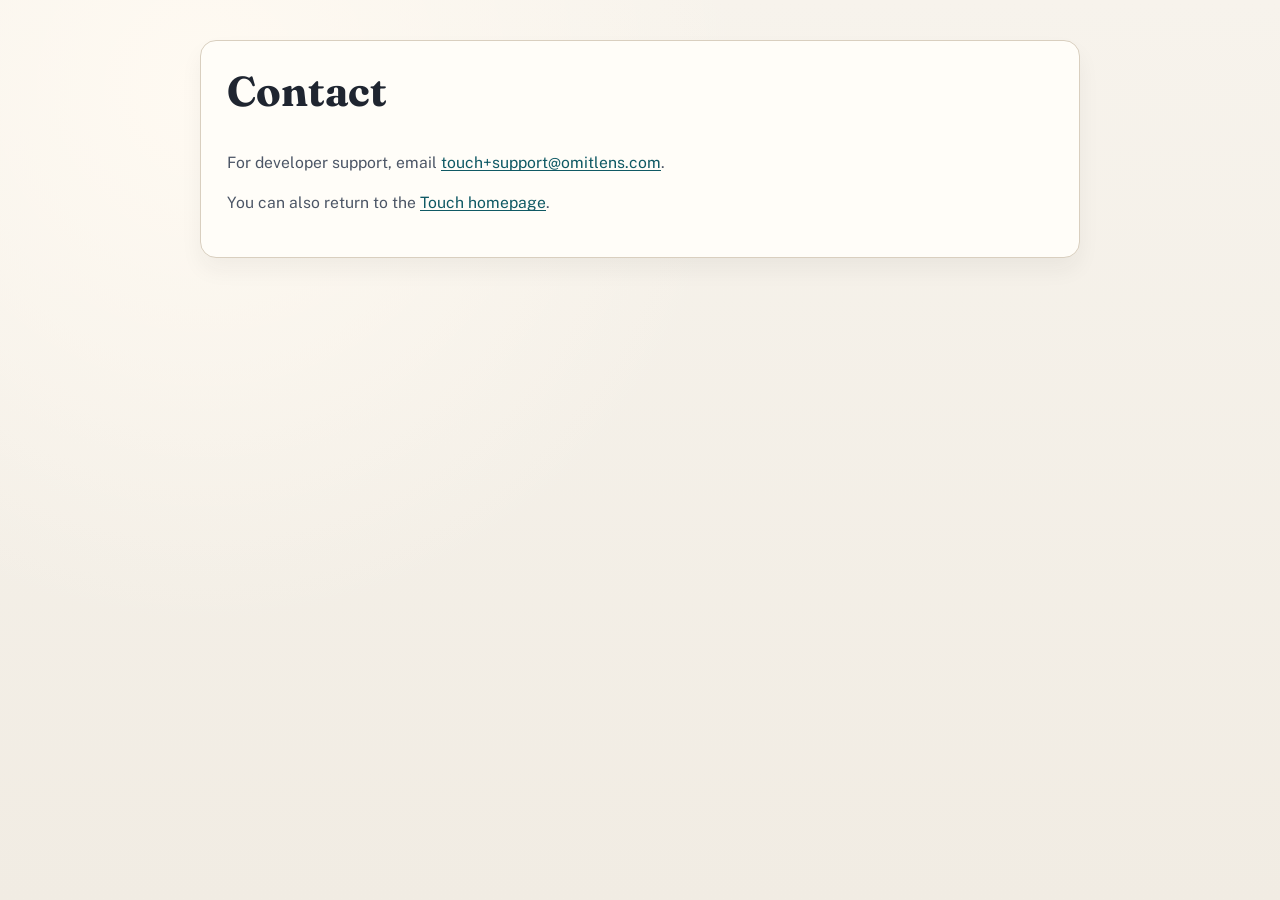
<file: website/contact.html>
<!DOCTYPE html>
<html lang="en">

<head>
	<meta charset="UTF-8">
	<meta name="viewport" content="width=device-width, initial-scale=1.0">
	<title>Touch Contact</title>
	<meta name="description" content="Contact the Touch developer for support and general questions.">
	<meta name="robots" content="index, follow">
	<link rel="canonical" href="https://touch.omitlens.com/contact.html">
	<link rel="stylesheet" href="style.css">

	<script type="application/ld+json">
	{
		"@context": "https://schema.org",
		"@type": "BreadcrumbList",
		"itemListElement": [
			{
				"@type": "ListItem",
				"position": 1,
				"name": "Touch",
				"item": "https://touch.omitlens.com/"
			},
			{
				"@type": "ListItem",
				"position": 2,
				"name": "Contact",
				"item": "https://touch.omitlens.com/contact.html"
			}
		]
	}
	</script>
</head>

<body>
	<main class="privacy">
		<div class="container">
			<article class="privacy-paper">
				<h1>Contact</h1>

				<p>
					For developer support, email
					<a href="mailto:touch+support@omitlens.com">touch+support@omitlens.com</a>.
				</p>

				<p>
					You can also return to the <a href="index.html">Touch homepage</a>.
				</p>
			</article>
		</div>
	</main>
</body>

</html>
</file>
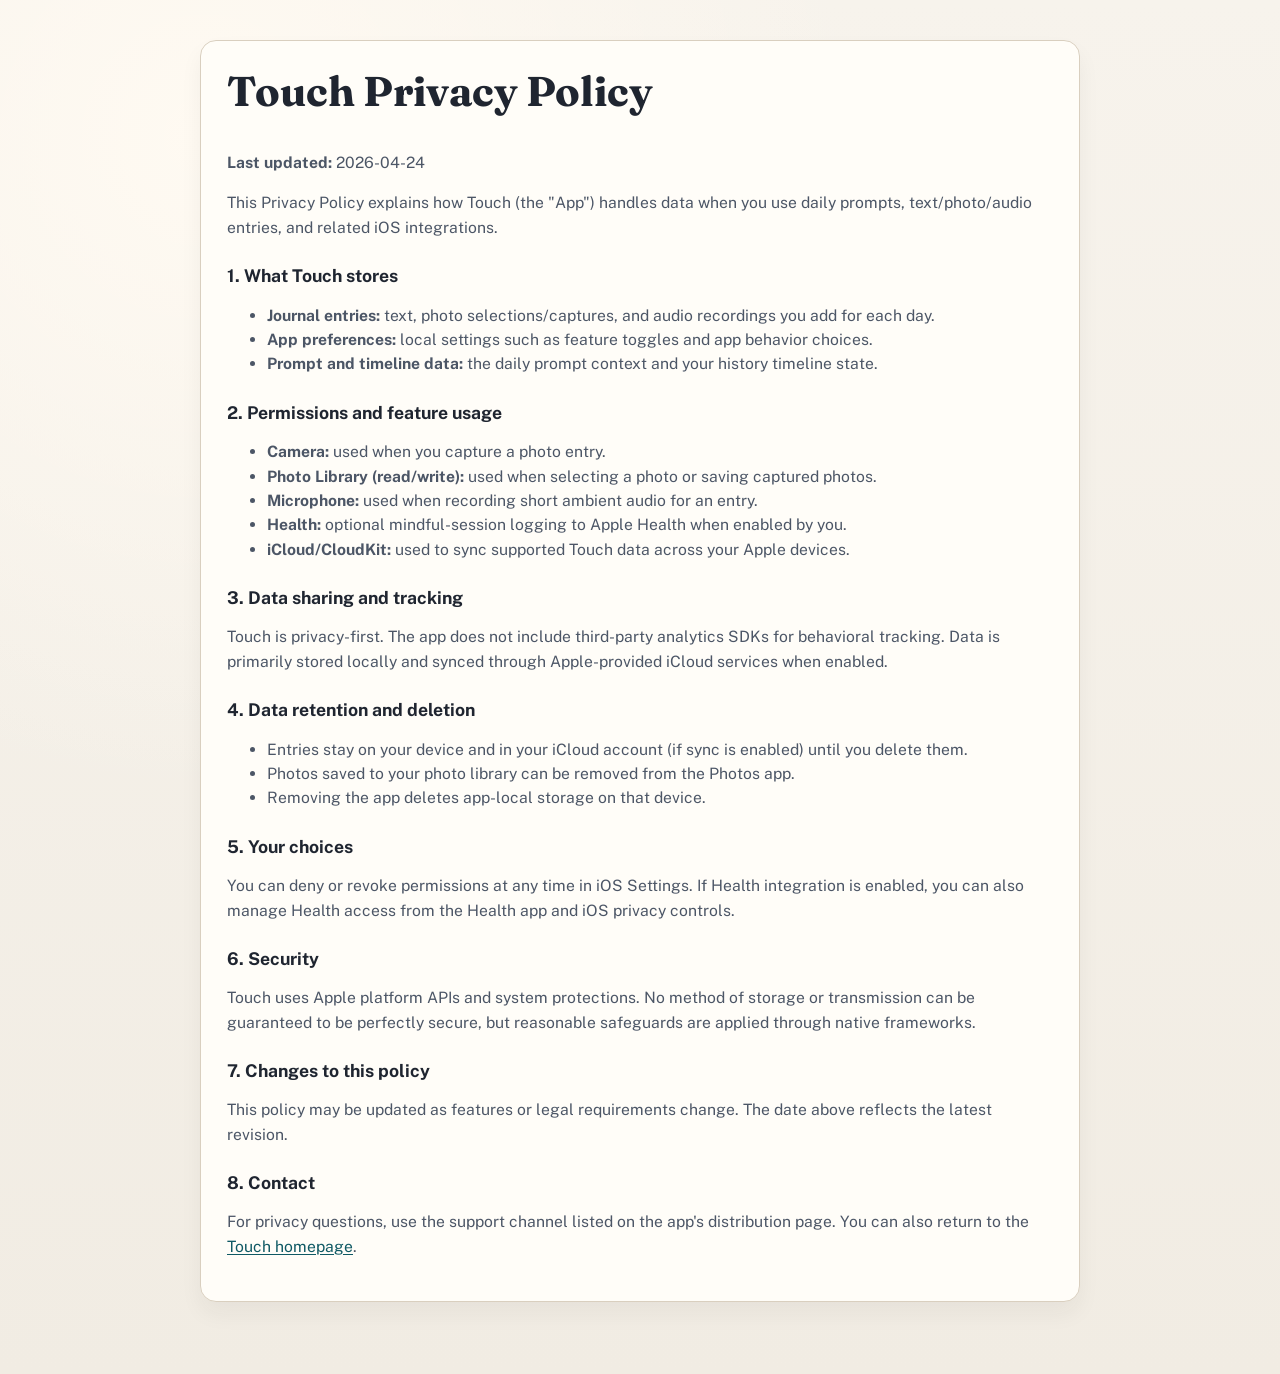
<file: website/privacy.html>
<!DOCTYPE html>
<html lang="en">

<head>
	<meta charset="UTF-8">
	<meta name="viewport" content="width=device-width, initial-scale=1.0">
	<title>Touch Privacy Policy</title>
	<meta name="description"
		content="Touch privacy policy. Learn how Touch handles journal entries, camera, microphone, photos, Health, and iCloud sync.">
	<meta name="robots" content="index, follow">
	<link rel="canonical" href="https://touch.omitlens.com/privacy.html">
	<link rel="stylesheet" href="style.css">

	<script type="application/ld+json">
	{
		"@context": "https://schema.org",
		"@type": "BreadcrumbList",
		"itemListElement": [
			{
				"@type": "ListItem",
				"position": 1,
				"name": "Touch",
				"item": "https://touch.omitlens.com/"
			},
			{
				"@type": "ListItem",
				"position": 2,
				"name": "Privacy Policy",
				"item": "https://touch.omitlens.com/privacy.html"
			}
		]
	}
	</script>
</head>

<body>
	<main class="privacy">
		<div class="container">
			<article class="privacy-paper">
				<h1>Touch Privacy Policy</h1>

				<p><strong>Last updated:</strong> 2026-04-24</p>

				<p>
					This Privacy Policy explains how Touch (the "App") handles data when you use daily prompts,
					text/photo/audio entries, and related iOS integrations.
				</p>

				<h2>1. What Touch stores</h2>
				<ul>
					<li><strong>Journal entries:</strong> text, photo selections/captures, and audio recordings you add for each
						day.</li>
					<li><strong>App preferences:</strong> local settings such as feature toggles and app behavior choices.</li>
					<li><strong>Prompt and timeline data:</strong> the daily prompt context and your history timeline state.</li>
				</ul>

				<h2>2. Permissions and feature usage</h2>
				<ul>
					<li><strong>Camera:</strong> used when you capture a photo entry.</li>
					<li><strong>Photo Library (read/write):</strong> used when selecting a photo or saving captured photos.</li>
					<li><strong>Microphone:</strong> used when recording short ambient audio for an entry.</li>
					<li><strong>Health:</strong> optional mindful-session logging to Apple Health when enabled by you.</li>
					<li><strong>iCloud/CloudKit:</strong> used to sync supported Touch data across your Apple devices.</li>
				</ul>

				<h2>3. Data sharing and tracking</h2>
				<p>
					Touch is privacy-first. The app does not include third-party analytics SDKs for behavioral tracking.
					Data is primarily stored locally and synced through Apple-provided iCloud services when enabled.
				</p>

				<h2>4. Data retention and deletion</h2>
				<ul>
					<li>Entries stay on your device and in your iCloud account (if sync is enabled) until you delete them.</li>
					<li>Photos saved to your photo library can be removed from the Photos app.</li>
					<li>Removing the app deletes app-local storage on that device.</li>
				</ul>

				<h2>5. Your choices</h2>
				<p>
					You can deny or revoke permissions at any time in iOS Settings. If Health integration is enabled,
					you can also manage Health access from the Health app and iOS privacy controls.
				</p>

				<h2>6. Security</h2>
				<p>
					Touch uses Apple platform APIs and system protections. No method of storage or transmission can be guaranteed
					to be perfectly secure, but reasonable safeguards are applied through native frameworks.
				</p>

				<h2>7. Changes to this policy</h2>
				<p>
					This policy may be updated as features or legal requirements change. The date above reflects the latest
					revision.
				</p>

				<h2>8. Contact</h2>
				<p>
					For privacy questions, use the support channel listed on the app's distribution page.
					You can also return to the <a href="index.html">Touch homepage</a>.
				</p>
			</article>
		</div>
	</main>

</body>

</html>
</file>
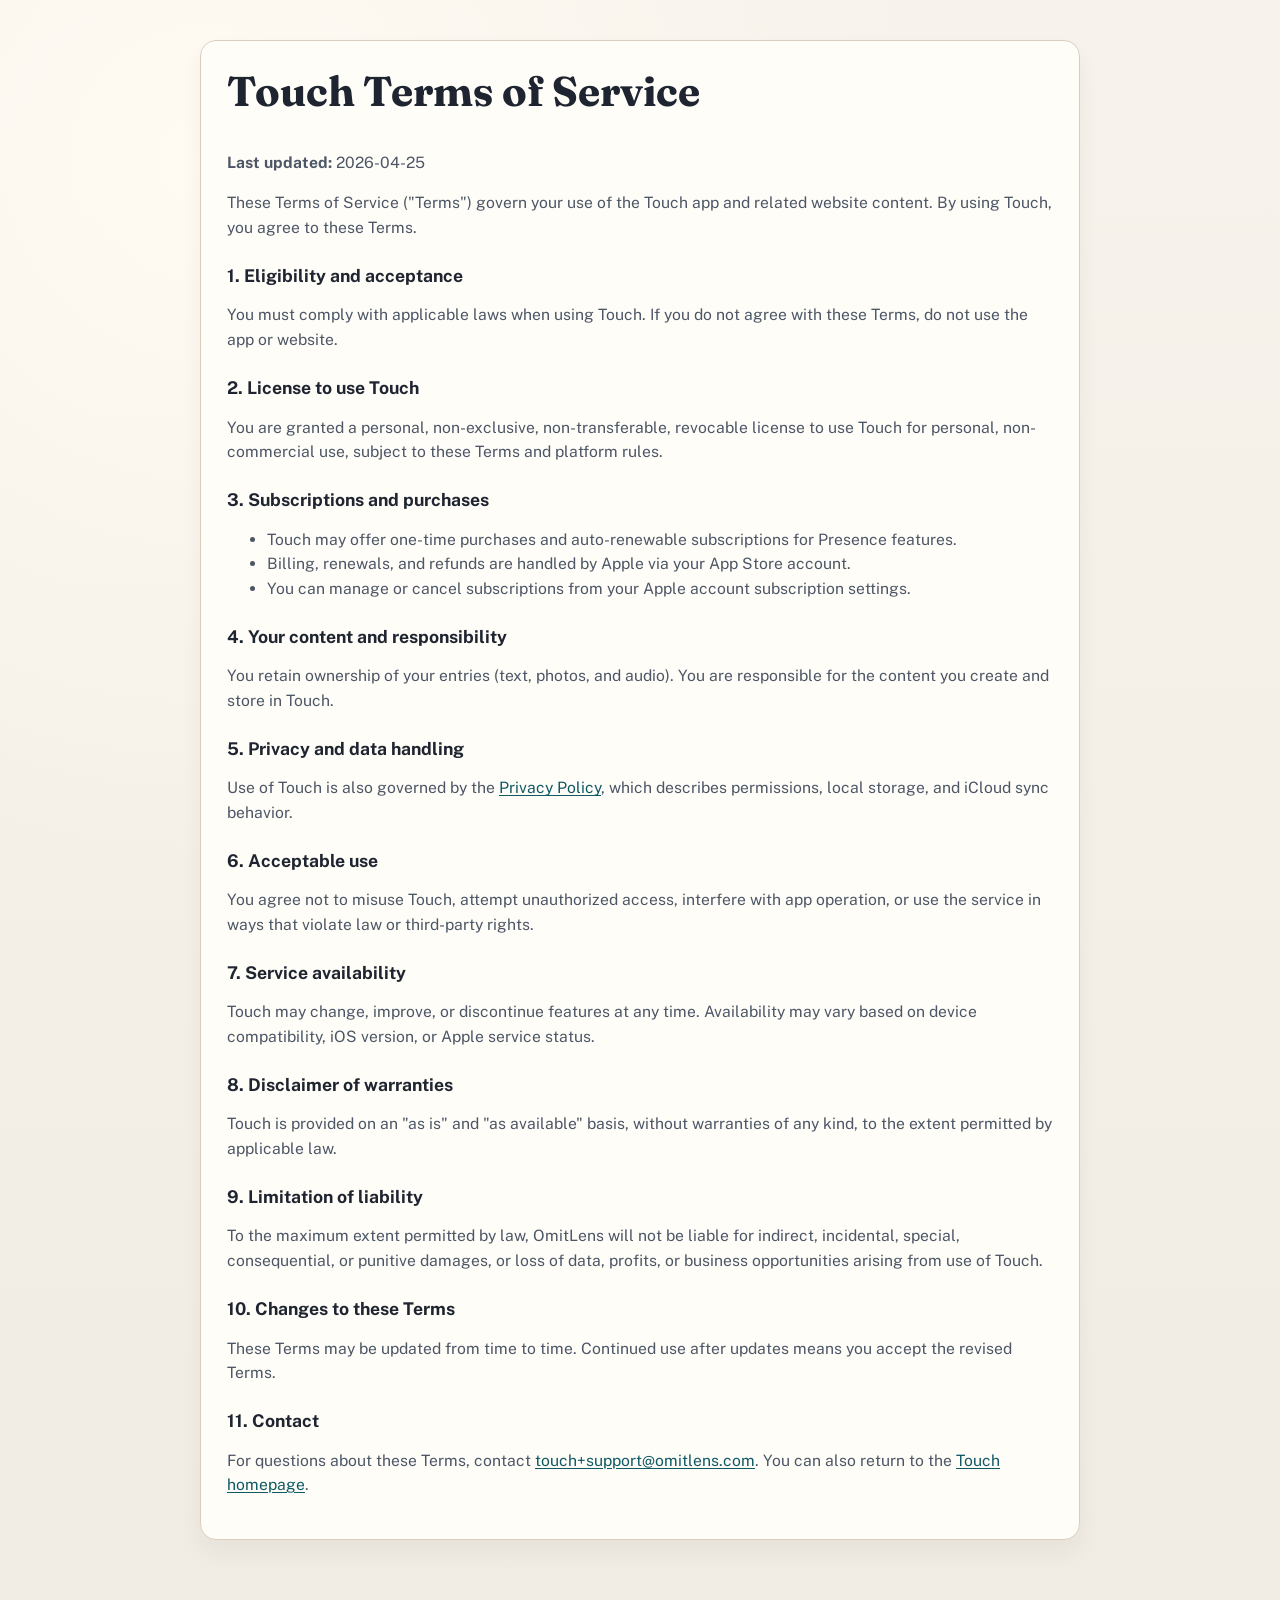
<file: website/terms.html>
<!DOCTYPE html>
<html lang="en">

<head>
	<meta charset="UTF-8">
	<meta name="viewport" content="width=device-width, initial-scale=1.0">
	<title>Touch Terms of Service</title>
	<meta name="description"
		content="Touch terms of service. Read the terms that govern your use of the Touch app and website.">
	<meta name="robots" content="index, follow">
	<link rel="canonical" href="https://touch.omitlens.com/terms.html">
	<link rel="stylesheet" href="style.css">

	<script type="application/ld+json">
	{
		"@context": "https://schema.org",
		"@type": "BreadcrumbList",
		"itemListElement": [
			{
				"@type": "ListItem",
				"position": 1,
				"name": "Touch",
				"item": "https://touch.omitlens.com/"
			},
			{
				"@type": "ListItem",
				"position": 2,
				"name": "Terms of Service",
				"item": "https://touch.omitlens.com/terms.html"
			}
		]
	}
	</script>
</head>

<body>
	<main class="privacy">
		<div class="container">
			<article class="privacy-paper">
				<h1>Touch Terms of Service</h1>

				<p><strong>Last updated:</strong> 2026-04-25</p>

				<p>
					These Terms of Service ("Terms") govern your use of the Touch app and related website content.
					By using Touch, you agree to these Terms.
				</p>

				<h2>1. Eligibility and acceptance</h2>
				<p>
					You must comply with applicable laws when using Touch. If you do not agree with these Terms,
					do not use the app or website.
				</p>

				<h2>2. License to use Touch</h2>
				<p>
					You are granted a personal, non-exclusive, non-transferable, revocable license to use Touch
					for personal, non-commercial use, subject to these Terms and platform rules.
				</p>

				<h2>3. Subscriptions and purchases</h2>
				<ul>
					<li>Touch may offer one-time purchases and auto-renewable subscriptions for Presence features.</li>
					<li>Billing, renewals, and refunds are handled by Apple via your App Store account.</li>
					<li>You can manage or cancel subscriptions from your Apple account subscription settings.</li>
				</ul>

				<h2>4. Your content and responsibility</h2>
				<p>
					You retain ownership of your entries (text, photos, and audio). You are responsible for the
					content you create and store in Touch.
				</p>

				<h2>5. Privacy and data handling</h2>
				<p>
					Use of Touch is also governed by the <a href="privacy.html">Privacy Policy</a>, which describes
					permissions, local storage, and iCloud sync behavior.
				</p>

				<h2>6. Acceptable use</h2>
				<p>
					You agree not to misuse Touch, attempt unauthorized access, interfere with app operation,
					or use the service in ways that violate law or third-party rights.
				</p>

				<h2>7. Service availability</h2>
				<p>
					Touch may change, improve, or discontinue features at any time. Availability may vary based
					on device compatibility, iOS version, or Apple service status.
				</p>

				<h2>8. Disclaimer of warranties</h2>
				<p>
					Touch is provided on an "as is" and "as available" basis, without warranties of any kind,
					to the extent permitted by applicable law.
				</p>

				<h2>9. Limitation of liability</h2>
				<p>
					To the maximum extent permitted by law, OmitLens will not be liable for indirect,
					incidental, special, consequential, or punitive damages, or loss of data, profits,
					or business opportunities arising from use of Touch.
				</p>

				<h2>10. Changes to these Terms</h2>
				<p>
					These Terms may be updated from time to time. Continued use after updates means you accept
					the revised Terms.
				</p>

				<h2>11. Contact</h2>
				<p>
					For questions about these Terms, contact
					<a href="mailto:touch+support@omitlens.com">touch+support@omitlens.com</a>.
					You can also return to the <a href="index.html">Touch homepage</a>.
				</p>
			</article>
		</div>
	</main>

</body>

</html>
</file>
<file: website/style.css>
@import url("https://fonts.googleapis.com/css2?family=Fraunces:opsz,wght@9..144,500;9..144,700&family=Public+Sans:wght@400;500;600&display=swap");

:root {
	--bg: #f6f2eb;
	--surface: #fffdf8;
	--surface-strong: #fffaf2;
	--ink: #1f2530;
	--ink-soft: #4c5666;
	--line: #d9cfbf;
	--accent: #1b6f7b;
	--accent-soft: #d7eef1;
	--radius: 16px;
	--radius-sm: 10px;
	--max-width: 1080px;
}

* {
	box-sizing: border-box;
}

html,
body {
	margin: 0;
	padding: 0;
	min-height: 100%;
}

body {
	font-family: "Public Sans", "Avenir Next", "Segoe UI", sans-serif;
	background: radial-gradient(circle at 16% 10%, #fffaf2 0%, transparent 40%),
		linear-gradient(180deg, #f7f3ec 0%, #f1ece3 100%);
	color: var(--ink);
	line-height: 1.55;
	-webkit-font-smoothing: antialiased;
	text-rendering: optimizeLegibility;
}

main {
	min-height: calc(100vh - 180px);
}

.container {
	max-width: var(--max-width);
	margin: 0 auto;
	padding: 0 24px;
}

.hero {
	position: relative;
	overflow: hidden;
	padding: 72px 24px 56px;
}

.hero-noise {
	position: absolute;
	inset: 0;
	background-image: radial-gradient(rgba(27, 111, 123, 0.08) 1px, transparent 1px);
	background-size: 10px 10px;
	mask-image: linear-gradient(to bottom, rgba(0, 0, 0, 0.45), rgba(0, 0, 0, 0));
	pointer-events: none;
}

.hero-container {
	max-width: 840px;
	margin: 0 auto;
	position: relative;
	text-align: center;
	animation: reveal-up 500ms ease-out both;
}

.hero-image {
	display: block;
	width: clamp(92px, 16vw, 160px);
	height: auto;
	margin: 0 auto 18px;
}

.eyebrow {
	display: inline-flex;
	padding: 6px 14px;
	margin: 0 0 18px;
	border-radius: 999px;
	background: var(--accent-soft);
	color: #104c56;
	font-size: 0.85rem;
	font-weight: 600;
	letter-spacing: 0.02em;
}

.hero-title {
	margin: 0;
	font-family: "Fraunces", "Iowan Old Style", serif;
	font-size: clamp(2rem, 5vw, 4rem);
	line-height: 1.1;
	font-weight: 700;
	letter-spacing: -0.015em;
}

.hero-subtitle {
	margin: 20px auto 0;
	max-width: 680px;
	font-size: 1.08rem;
	color: var(--ink-soft);
}

.hero-actions {
	margin: 28px 0 0;
	animation: reveal-up 530ms ease-out both;
}


.app-store-link {
	display: inline-flex;
	align-items: center;
	justify-content: center;
	text-decoration: none;
	transition: transform 200ms ease, opacity 200ms ease;
}

.app-store-link:hover {
	opacity: 0.92;
	transform: translateY(-1px);
}

.app-store-badge {
	display: block;
	height: 52px;
	width: auto;
}

.hero-chip-row {
	display: flex;
	justify-content: center;
	flex-wrap: wrap;
	gap: 10px;
	margin-top: 24px;
	animation: reveal-up 560ms ease-out both;
}

.hero-chip {
	display: inline-flex;
	align-items: center;
	justify-content: center;
	min-width: 64px;
	height: 40px;
	padding: 0 14px;
	border: 1px solid var(--line);
	border-radius: 999px;
	background: var(--surface);
	font-size: 0.92rem;
	font-weight: 500;
}

.features {
	padding: 24px 0 56px;
}

.section-title {
	margin: 0 0 24px;
	text-align: center;
	font-family: "Fraunces", "Iowan Old Style", serif;
	font-size: clamp(1.6rem, 3.6vw, 2.4rem);
	line-height: 1.2;
}

.feature-grid {
	display: grid;
	grid-template-columns: repeat(3, minmax(0, 1fr));
	gap: 14px;
}

.feature-card {
	background: var(--surface-strong);
	border: 1px solid var(--line);
	border-radius: var(--radius);
	padding: 18px;
	min-height: 152px;
	box-shadow: 0 10px 20px rgba(31, 37, 48, 0.05);
	transform: translateY(0);
	transition: transform 200ms ease, box-shadow 200ms ease, border-color 200ms ease;
}

.feature-card:hover {
	transform: translateY(-3px);
	border-color: #c0b29a;
	box-shadow: 0 14px 26px rgba(31, 37, 48, 0.08);
}

.feature-title {
	margin: 0;
	font-size: 1rem;
	line-height: 1.35;
}

.feature-desc {
	margin: 10px 0 0;
	font-size: 0.96rem;
	color: var(--ink-soft);
}


.footer {
	padding: 24px 0 32px;
	border-top: 1px solid var(--line);
	background: rgba(255, 255, 255, 0.35);
	backdrop-filter: blur(3px);
}

.footer-container {
	text-align: center;
	padding: 0 24px;
}

.footer-nav {
	display: flex;
	justify-content: center;
	align-items: center;
	gap: 16px;
	margin-bottom: 12px;
}

.footer-link {
	color: #0f5964;
	text-decoration: none;
	font-size: 0.95rem;
	font-weight: 600;
}

.footer-link:hover {
	text-decoration: underline;
}

.footer-credit {
	margin: 0;
	font-size: 0.88rem;
	color: #6a7280;
}

.privacy {
	padding: 40px 0 72px;
	animation: reveal-up 420ms ease-out both;
}

.privacy-paper {
	max-width: 880px;
	margin: 0 auto;
	padding: 26px;
	border-radius: var(--radius);
	border: 1px solid var(--line);
	background: var(--surface);
	box-shadow: 0 12px 22px rgba(31, 37, 48, 0.05);
}

.privacy h1 {
	margin-top: 0;
	font-family: "Fraunces", "Iowan Old Style", serif;
	font-size: clamp(1.8rem, 4vw, 2.6rem);
	line-height: 1.2;
}

.privacy h2 {
	margin: 24px 0 10px;
	font-size: 1.1rem;
	line-height: 1.35;
}

.privacy p,
.privacy li {
	font-size: 0.98rem;
	color: var(--ink-soft);
}

.privacy a {
	color: #0f5964;
	text-decoration: underline;
	text-underline-offset: 2px;
}

a:focus-visible,
button:focus-visible {
	outline: 3px solid #0f5964;
	outline-offset: 3px;
	border-radius: var(--radius-sm);
}

@media (max-width: 980px) {
	.feature-grid {
		grid-template-columns: repeat(2, minmax(0, 1fr));
	}
}

@media (max-width: 680px) {
	.hero {
		padding: 56px 18px 42px;
	}

	.container {
		padding: 0 18px;
	}

	.feature-grid {
		grid-template-columns: 1fr;
	}

	.hero-chip {
		min-width: 72px;
	}

	.privacy-paper {
		padding: 20px;
	}
}

@media (prefers-reduced-motion: reduce) {
	* {
		animation-duration: 0.01ms !important;
		animation-iteration-count: 1 !important;
		transition-duration: 0.01ms !important;
	}
}

@keyframes reveal-up {
	from {
		opacity: 0;
		transform: translateY(14px);
	}
	to {
		opacity: 1;
		transform: translateY(0);
	}
}
</file>
